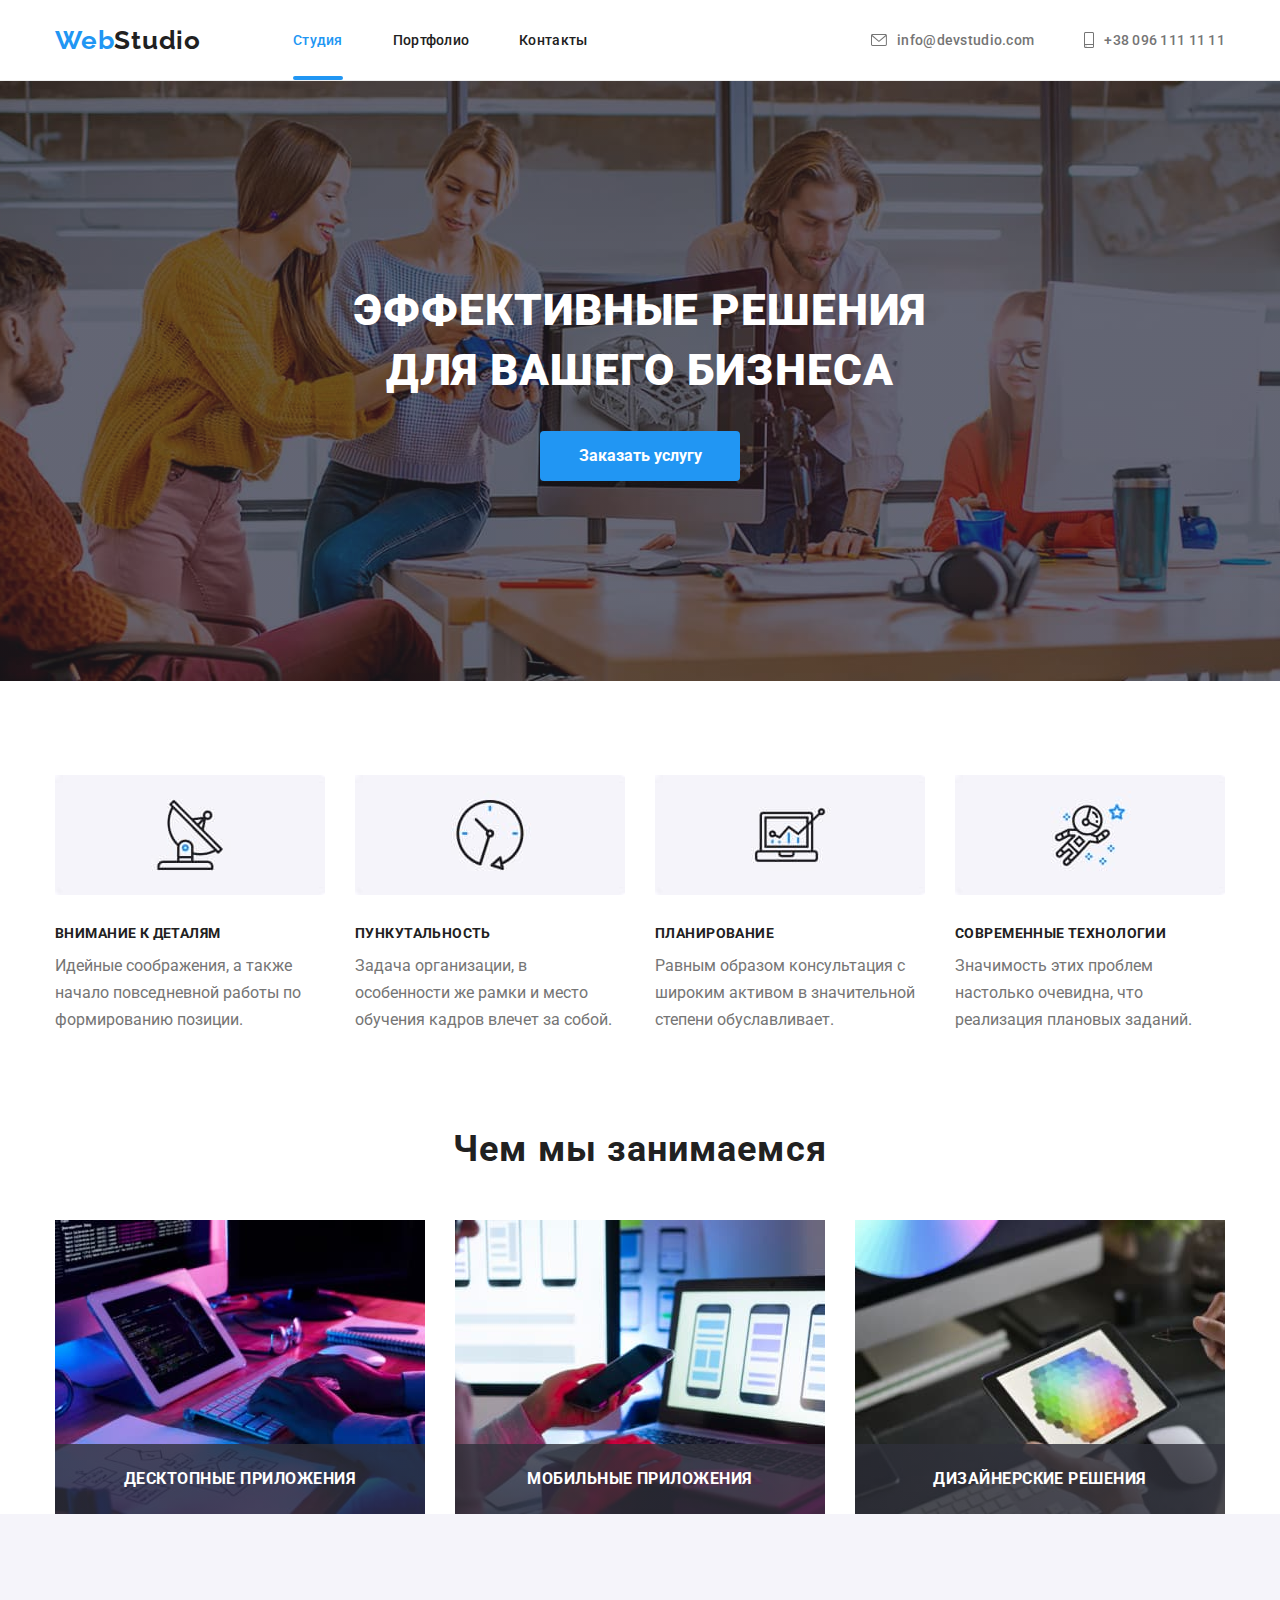
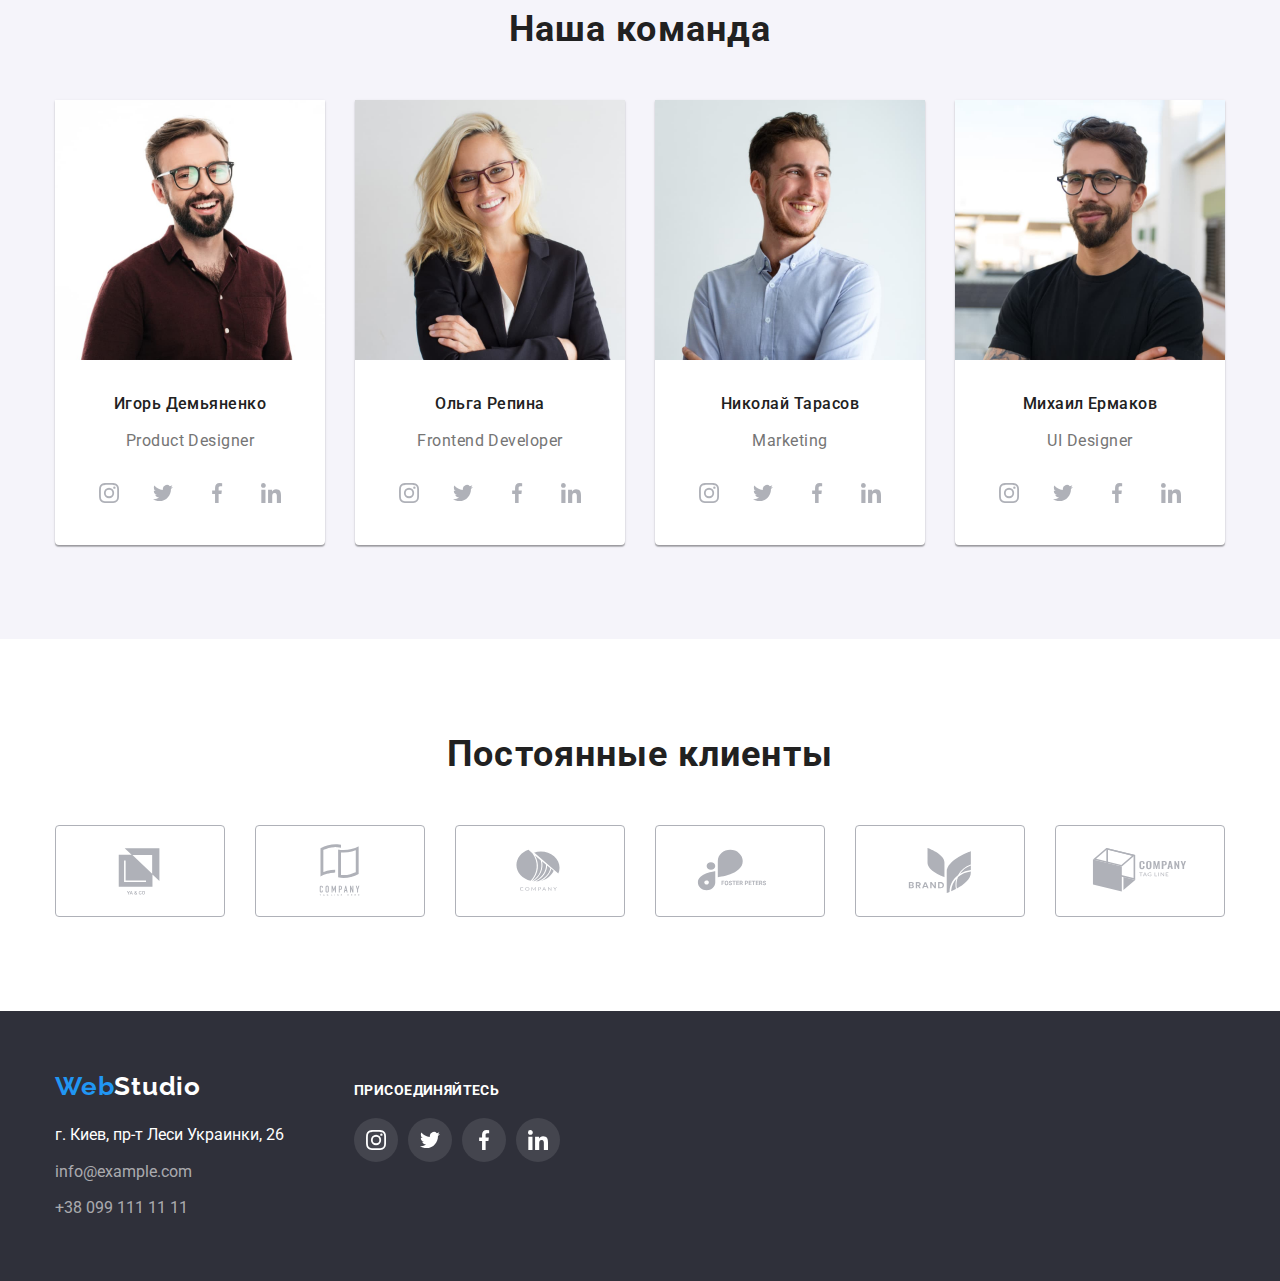
<file: index.html>
<!DOCTYPE html>
<html lang="ru">
  <head>
    <meta charset="UTF-8" />
    <meta http-equiv="X-UA-Compatible" content="IE=edge" />
    <meta name="viewport" content="width=device-width, initial-scale=1.0" />
    <link
      rel="stylesheet"
      href="https://cdnjs.cloudflare.com/ajax/libs/modern-normalize/1.0.0/modern-normalize.min.css"
    />
    <link rel="preconnect" href="https://fonts.gstatic.com" />
    <link
      href="https://fonts.googleapis.com/css2?family=Raleway:wght@700&family=Roboto:wght@400;500;700;900&display=swap"
      rel="stylesheet"
    />
    <link rel="stylesheet" href="css/styles.css" />
    <title>Студия</title>
  </head>
  <body>
    <header class="header">
      <div class="container list">
        <nav class="list">
          <a lang="en" href="index.html" class="icon icon-header"
            ><span class="icon-blue">Web</span>Studio</a
          >
          <ul class="list-nav">
            <li class="link">
              <a href="index.html" class="link-nav-selected link-area">Студия</a>
            </li>
            <li class="link">
              <a href="portfolio.html" class="link-nav link-area">Портфолио</a>
            </li>
            <li class="link">
              <a href="" class="link-nav link-area">Контакты</a>
            </li>
          </ul>
        </nav>
        <ul class="list-address">
          <li class="link">
            <a href="mailto:info@devstudio.com" class="list link-address link-area">
              <svg class="link-mail">
                <use href="./images/icons.svg#icon-envelope"></use>
              </svg>
              info@devstudio.com</a
            >
          </li>
          <li class="link">
            <a href="tel:+380961111111" class="list link-address link-area">
              <svg class="link-phone">
                <use href="./images/icons.svg#icon-smartphone"></use>
              </svg>
              +38 096 111 11 11</a
            >
          </li>
        </ul>
      </div>
    </header>

    <main>
      <section class="hero overlay-hero">
        <div class="container">
          <h1 class="slogan">ЭФФЕКТИВНЫЕ РЕШЕНИЯ ДЛЯ ВАШЕГО БИЗНЕСА</h1>
          <button data-modal-open type="button" class="button">Заказать услугу</button>
        </div>
        <div class="backdrop is-hidden" data-modal>
          <div class="modal">
            <button data-modal-close type="button" class="icon-center modal-close-button">
              <svg class="modal-close-icon">
                <use href="./images/icons.svg#icon-close-button"></use>
              </svg>
            </button>
          </div>
        </div>
      </section>
      <section class="section">
        <div class="container">
          <ul class="list">
            <li class="item-about item-detail">
              <h3 class="text-about sub-title">Внимание к деталям</h3>
              <p class="text-main">
                Идейные соображения, а также начало повседневной работы по формированию позиции.
              </p>
            </li>
            <li class="item-about item-time">
              <h3 class="text-about sub-title">Пункутальность</h3>
              <p class="text-main">
                Задача организации, в особенности же рамки и место обучения кадров влечет за собой.
              </p>
            </li>
            <li class="item-about item-plan">
              <h3 class="text-about sub-title">Планирование</h3>
              <p class="text-main">
                Равным образом консультация с широким активом в значительной степени обуславливает.
              </p>
            </li>
            <li class="item-about item-tech">
              <h3 class="text-about sub-title">Современные технологии</h3>
              <p class="text-main">
                Значимость этих проблем настолько очевидна, что реализация плановых заданий.
              </p>
            </li>
          </ul>
        </div>
      </section>

      <section class="section">
        <div class="container">
          <h2 class="title">Чем мы занимаемся</h2>

          <ul class="list list-img">
            <li class="item-img">
              <img src="images/box1.jpg" alt="Человек пишет код" />
              <div class="img-back">
                <p class="sub-title img-text">Десктопные приложения</p>
              </div>
            </li>
            <li class="item-img">
              <img src="images/box2.jpg" alt="Человек настараивает мультиплатформность" />
              <div class="img-back">
                <p class="sub-title img-text">Мобильные приложения</p>
              </div>
            </li>
            <li class="item-img">
              <img src="images/box3.jpg" alt="Человек выбирает дизайн" />
              <div class="img-back">
                <p class="sub-title img-text">Дизайнерские решения</p>
              </div>
            </li>
          </ul>
        </div>
      </section>

      <section class="section section-team">
        <div class="container">
          <h2 class="title">Наша команда</h2>
          <ul class="list list-team">
            <li class="desc-main">
              <img class="desc-img" src="images/img1.1.jpg" alt="" width="260" />
              <div class="desc-wrap">
                <h3 class="desc-name">Игорь Демьяненко</h3>
                <p class="desc-text">Product Designer</p>
                <ul class="list list-contact">
                  <li class="item-team">
                    <a href="" class="icon-center team-contact">
                      <svg class="decs-contact-icon">
                        <use href="./images/icons.svg#icon-inst"></use>
                      </svg>
                    </a>
                  </li>
                  <li class="item-team">
                    <a href="" class="icon-center team-contact">
                      <svg class="decs-contact-icon">
                        <use href="./images/icons.svg#icon-twit"></use>
                      </svg>
                    </a>
                  </li>
                  <li class="item-team">
                    <a href="" class="icon-center team-contact">
                      <svg class="decs-contact-icon">
                        <use href="./images/icons.svg#icon-fb"></use>
                      </svg>
                    </a>
                  </li>
                  <li class="item-team">
                    <a href="" class="icon-center team-contact">
                      <svg class="decs-contact-icon">
                        <use href="./images/icons.svg#icon-linkdin"></use>
                      </svg>
                    </a>
                  </li>
                </ul>
              </div>
            </li>

            <li class="desc-main">
              <img class="desc-img" src="images/img1.2.jpg" alt="" width="260" />
              <div class="desc-wrap">
                <h3 class="desc-name">Ольга Репина</h3>
                <p class="desc-text">Frontend Developer</p>
                <ul class="list list-contact">
                  <li class="item-team">
                    <a href="" class="icon-center team-contact">
                      <svg class="decs-contact-icon">
                        <use href="./images/icons.svg#icon-inst"></use>
                      </svg>
                    </a>
                  </li>
                  <li class="item-team">
                    <a href="" class="icon-center team-contact">
                      <svg class="decs-contact-icon">
                        <use href="./images/icons.svg#icon-twit"></use>
                      </svg>
                    </a>
                  </li>
                  <li class="item-team">
                    <a href="" class="icon-center team-contact">
                      <svg class="decs-contact-icon">
                        <use href="./images/icons.svg#icon-fb"></use>
                      </svg>
                    </a>
                  </li>
                  <li class="item-team">
                    <a href="" class="icon-center team-contact">
                      <svg class="decs-contact-icon">
                        <use href="./images/icons.svg#icon-linkdin"></use>
                      </svg>
                    </a>
                  </li>
                </ul>
              </div>
            </li>

            <li class="desc-main">
              <img class="desc-img" src="images/img1.3.jpg" alt="" width="260" />
              <div class="desc-wrap">
                <h3 class="desc-name">Николай Тарасов</h3>
                <p class="desc-text">Marketing</p>
                <ul class="list list-contact">
                  <li class="item-team">
                    <a href="" class="icon-center team-contact">
                      <svg class="decs-contact-icon">
                        <use href="./images/icons.svg#icon-inst"></use>
                      </svg>
                    </a>
                  </li>
                  <li class="item-team">
                    <a href="" class="icon-center team-contact">
                      <svg class="decs-contact-icon">
                        <use href="./images/icons.svg#icon-twit"></use>
                      </svg>
                    </a>
                  </li>
                  <li class="item-team">
                    <a href="" class="icon-center team-contact">
                      <svg class="decs-contact-icon">
                        <use href="./images/icons.svg#icon-fb"></use>
                      </svg>
                    </a>
                  </li>
                  <li class="item-team">
                    <a href="" class="icon-center team-contact">
                      <svg class="decs-contact-icon">
                        <use href="./images/icons.svg#icon-linkdin"></use>
                      </svg>
                    </a>
                  </li>
                </ul>
              </div>
            </li>

            <li class="desc-main">
              <img class="desc-img" src="images/img1.4.jpg" alt="" width="260" />
              <div class="desc-wrap">
                <h3 class="desc-name">Михаил Ермаков</h3>
                <p class="desc-text">UI Designer</p>
                <ul class="list list-contact">
                  <li class="item-team">
                    <a href="" class="icon-center team-contact">
                      <svg class="decs-contact-icon">
                        <use href="./images/icons.svg#icon-inst"></use>
                      </svg>
                    </a>
                  </li>
                  <li class="item-team">
                    <a href="" class="icon-center team-contact">
                      <svg class="decs-contact-icon">
                        <use href="./images/icons.svg#icon-twit"></use>
                      </svg>
                    </a>
                  </li>
                  <li class="item-team">
                    <a href="" class="icon-center team-contact">
                      <svg class="decs-contact-icon">
                        <use href="./images/icons.svg#icon-fb"></use>
                      </svg>
                    </a>
                  </li>
                  <li class="item-team">
                    <a href="" class="icon-center team-contact">
                      <svg class="decs-contact-icon">
                        <use href="./images/icons.svg#icon-linkdin"></use>
                      </svg>
                    </a>
                  </li>
                </ul>
              </div>
            </li>
          </ul>
        </div>
      </section>
      <section class="section">
        <div class="container">
          <h2 class="title">Постоянные клиенты</h2>
          <ul class="list">
            <li class="item-client">
              <a href="" class="icon-center link-client">
                <svg class="item-client-icon">
                  <use href="./images/icons.svg#icon-client1"></use>
                </svg>
              </a>
            </li>
            <li class="item-client">
              <a href="" class="icon-center link-client">
                <svg class="item-client-icon">
                  <use href="./images/icons.svg#icon-client2"></use>
                </svg>
              </a>
            </li>
            <li class="item-client">
              <a href="" class="icon-center link-client">
                <svg class="item-client-icon">
                  <use href="./images/icons.svg#icon-client3"></use>
                </svg>
              </a>
            </li>
            <li class="item-client">
              <a href="" class="icon-center link-client">
                <svg class="item-client-icon">
                  <use href="./images/icons.svg#icon-client4"></use>
                </svg>
              </a>
            </li>
            <li class="item-client">
              <a href="" class="icon-center link-client">
                <svg class="item-client-icon">
                  <use href="./images/icons.svg#icon-client5"></use>
                </svg>
              </a>
            </li>
            <li class="item-client">
              <a href="" class="icon-center link-client">
                <svg class="item-client-icon">
                  <use href="./images/icons.svg#icon-client6"></use>
                </svg>
              </a>
            </li>
          </ul>
        </div>
      </section>
    </main>

    <footer class="footer">
      <div class="container list">
        <div>
          <a lang="en" href="index.html" class="icon icon-footer"
            ><span class="icon-blue">Web</span>Studio</a
          >
          <address>
            <ul class="list-footer">
              <li class="footer-main">
                <a href="" class="text-main footer-address">г. Киев, пр-т Леси Украинки, 26</a>
              </li>
              <li class="footer-main">
                <a href="mailto:info@example.com" class="text-main footer-contact"
                  >info@example.com</a
                >
              </li>
              <li class="footer-main">
                <a href="tel:+380991111111" class="text-main footer-contact">+38 099 111 11 11</a>
              </li>
            </ul>
          </address>
        </div>
        <div class="media-footer">
          <h3 class="sub-title sub-title-join">Присоединяйтесь</h3>
          <ul class="list">
            <li class="media-footer-item">
              <a href="" class="icon-center media-footer-link">
                <svg class="media-footer-icon">
                  <use href="./images/icons.svg#icon-inst"></use>
                </svg>
              </a>
            </li>
            <li class="media-footer-item">
              <a href="" class="icon-center media-footer-link">
                <svg class="media-footer-icon">
                  <use href="./images/icons.svg#icon-twit"></use>
                </svg>
              </a>
            </li>
            <li class="media-footer-item">
              <a href="" class="icon-center media-footer-link">
                <svg class="media-footer-icon">
                  <use href="./images/icons.svg#icon-fb"></use>
                </svg>
              </a>
            </li>
            <li class="media-footer-item">
              <a href="" class="icon-center media-footer-link">
                <svg class="media-footer-icon">
                  <use href="./images/icons.svg#icon-linkdin"></use>
                </svg>
              </a>
            </li>
          </ul>
        </div>
      </div>
    </footer>
    <script src="./js/modal.js"></script>
  </body>
</html>
</file>
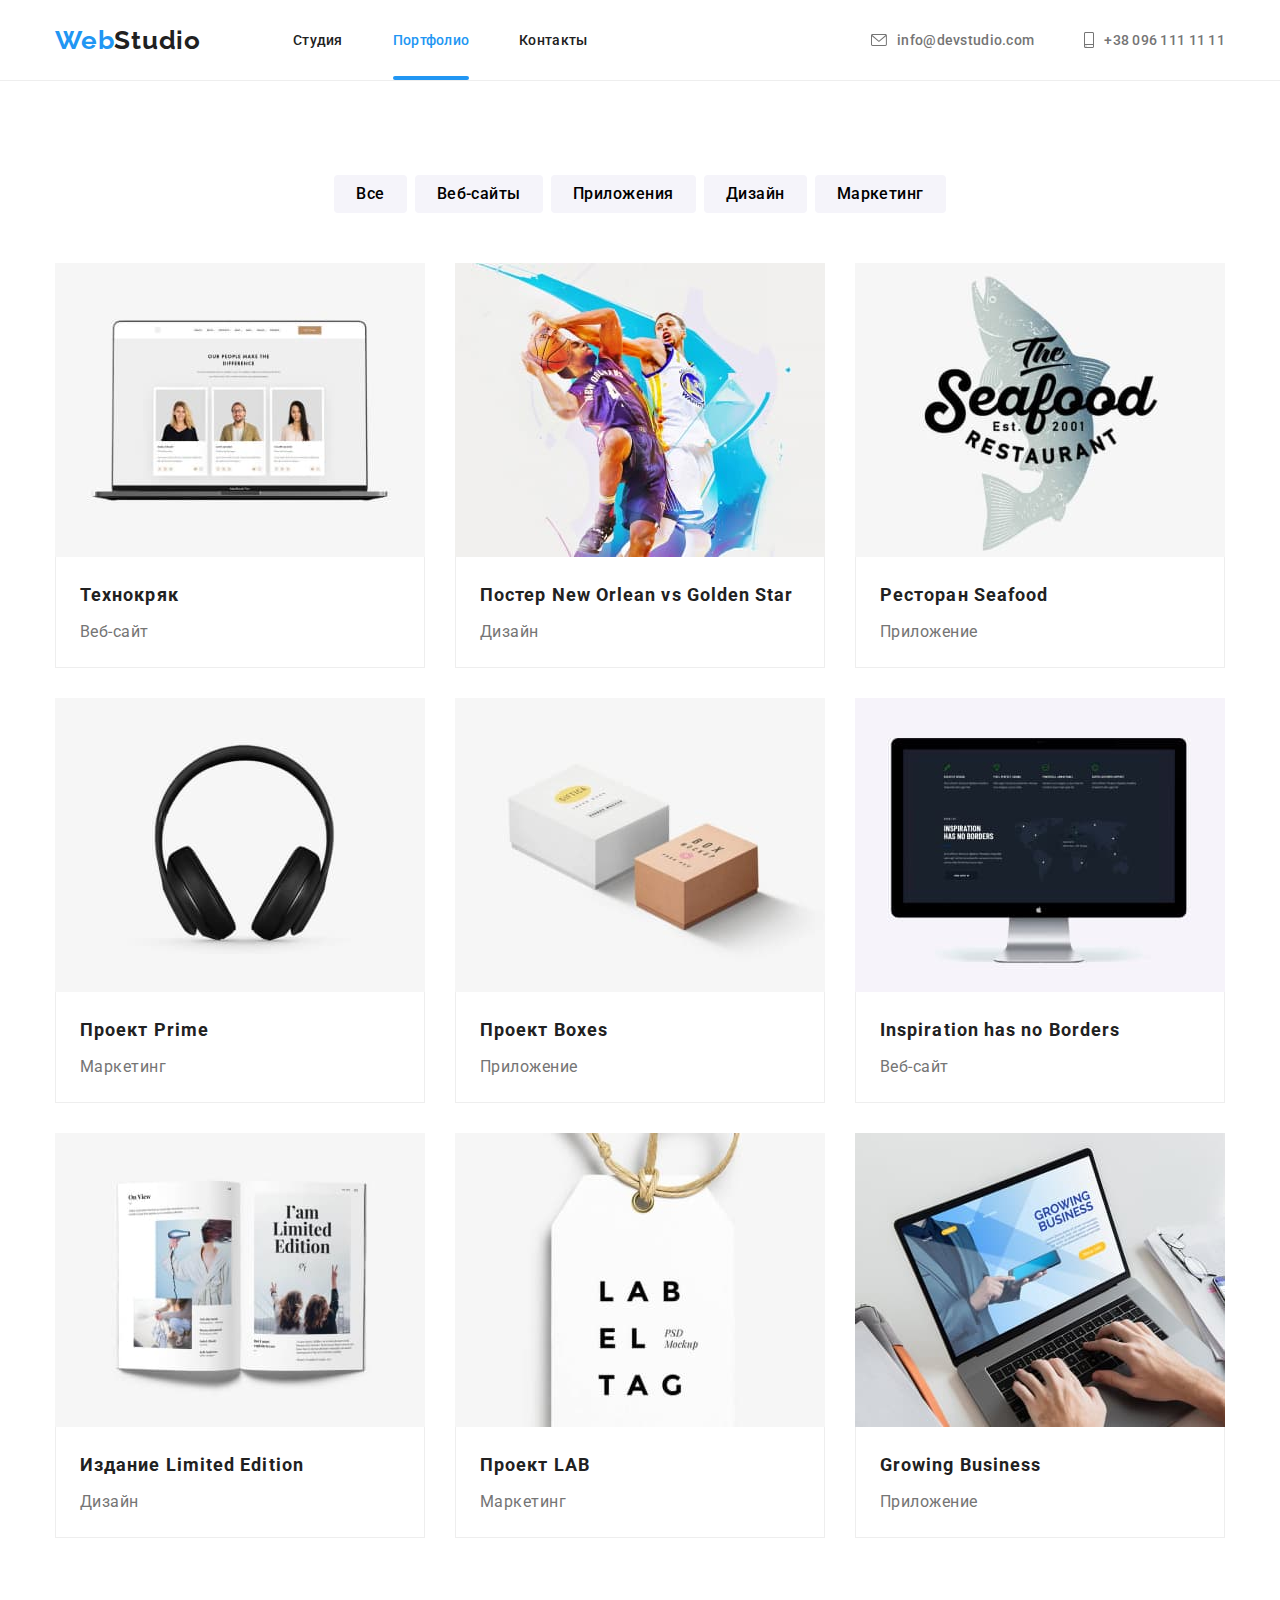
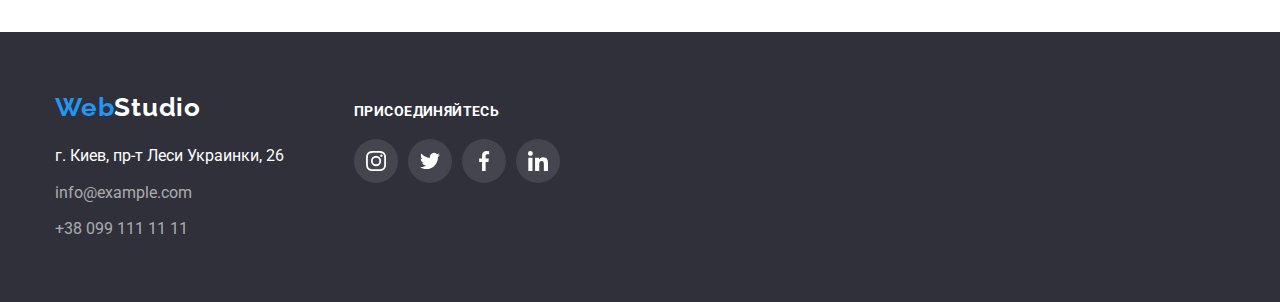
<file: portfolio.html>
<!DOCTYPE html>
<html lang="ru">
  <head>
    <meta charset="UTF-8" />
    <meta http-equiv="X-UA-Compatible" content="IE=edge" />
    <meta name="viewport" content="width=device-width, initial-scale=1.0" />
    <link
      rel="stylesheet"
      href="https://cdnjs.cloudflare.com/ajax/libs/modern-normalize/1.0.0/modern-normalize.min.css"
    />
    <link rel="preconnect" href="https://fonts.gstatic.com" />
    <link
      href="https://fonts.googleapis.com/css2?family=Raleway:wght@700&family=Roboto:wght@400;500;700;900&display=swap"
      rel="stylesheet"
    />
    <link rel="stylesheet" href="css/styles.css" />
    <title>Портфолио</title>
  </head>
  <body>
    <header class="header">
      <div class="container list">
        <nav class="list">
          <a lang="en" href="index.html" class="icon icon-header"
            ><span class="icon-blue">Web</span>Studio</a
          >
          <ul class="list-nav">
            <li class="link">
              <a href="index.html" class="link-nav link-area">Студия</a>
            </li>
            <li class="link">
              <a href="portfolio.html" class="link-nav-selected link-area">Портфолио</a>
            </li>
            <li class="link">
              <a href="" class="link-nav link-area">Контакты</a>
            </li>
          </ul>
        </nav>
        <ul class="list-address">
          <li class="link">
            <a href="mailto:info@devstudio.com" class="list link-address link-area">
              <svg class="link-mail">
                <use href="./images/icons.svg#icon-envelope"></use>
              </svg>
              info@devstudio.com</a
            >
          </li>
          <li class="link">
            <a href="tel:+380961111111" class="list link-address link-area">
              <svg class="link-phone">
                <use href="./images/icons.svg#icon-smartphone"></use>
              </svg>
              +38 096 111 11 11</a
            >
          </li>
        </ul>
      </div>
    </header>

    <main>
      <section class="section">
        <div class="container">
          <ul class="list list-control">
            <li class="control-item"><button type="button" class="control">Все</button></li>
            <li class="control-item"><button type="button" class="control">Веб-сайты</button></li>
            <li class="control-item"><button type="button" class="control">Приложения</button></li>
            <li class="control-item"><button type="button" class="control">Дизайн</button></li>
            <li class="control-item"><button type="button" class="control">Маркетинг</button></li>
          </ul>
          <ul class="work-list">
            <li class="work-item">
              <a href="" class="work-link">
                <div class="work-img">
                  <img src="images/img2.1.jpg" alt="" />
                  <div class="work-overlay">
                    <p class="work-text">
                      Технокряк это современная площадка распространения коронавируса. Компании
                      используют эту платформу для цифрового шпионажа и атак на защищённые сервера
                      конкурентов.
                    </p>
                  </div>
                </div>
                <div class="work-wrap">
                  <h3 class="work-main">Технокряк</h3>
                  <p class="work-desc">Веб-сайт</p>
                </div>
              </a>
            </li>
            <li class="work-item">
              <a href="" class="work-link">
                <div class="work-img">
                  <img src="images/img2.2.jpg" alt="" />
                  <div class="work-overlay">
                    <p class="work-text">
                      Технокряк это современная площадка распространения коронавируса. Компании
                      используют эту платформу для цифрового шпионажа и атак на защищённые сервера
                      конкурентов.
                    </p>
                  </div>
                </div>
                <div class="work-wrap">
                  <h3 class="work-main">Постер New Orlean vs Golden Star</h3>
                  <p class="work-desc">Дизайн</p>
                </div>
              </a>
            </li>
            <li class="work-item">
              <a href="" class="work-link">
                <div class="work-img">
                  <img src="images/img2.3.jpg" alt="" />
                  <div class="work-overlay">
                    <p class="work-text">
                      Технокряк это современная площадка распространения коронавируса. Компании
                      используют эту платформу для цифрового шпионажа и атак на защищённые сервера
                      конкурентов.
                    </p>
                  </div>
                </div>
                <div class="work-wrap">
                  <h3 class="work-main">Ресторан Seafood</h3>
                  <p class="work-desc">Приложение</p>
                </div>
              </a>
            </li>
            <li class="work-item">
              <a href="" class="work-link">
                <div class="work-img">
                  <img src="images/img2.4.jpg" alt="" />
                  <div class="work-overlay">
                    <p class="work-text">
                      Технокряк это современная площадка распространения коронавируса. Компании
                      используют эту платформу для цифрового шпионажа и атак на защищённые сервера
                      конкурентов.
                    </p>
                  </div>
                </div>
                <div class="work-wrap">
                  <h3 class="work-main">Проект Prime</h3>
                  <p class="work-desc">Маркетинг</p>
                </div>
              </a>
            </li>
            <li class="work-item">
              <a href="" class="work-link">
                <div class="work-img">
                  <img src="images/img2.5.jpg" alt="" />
                  <div class="work-overlay">
                    <p class="work-text">
                      Технокряк это современная площадка распространения коронавируса. Компании
                      используют эту платформу для цифрового шпионажа и атак на защищённые сервера
                      конкурентов.
                    </p>
                  </div>
                </div>
                <div class="work-wrap">
                  <h3 class="work-main">Проект Boxes</h3>
                  <p class="work-desc">Приложение</p>
                </div>
              </a>
            </li>
            <li class="work-item">
              <a href="" class="work-link">
                <div class="work-img">
                  <img src="images/img2.6.jpg" alt="" />
                  <div class="work-overlay">
                    <p class="work-text">
                      Технокряк это современная площадка распространения коронавируса. Компании
                      используют эту платформу для цифрового шпионажа и атак на защищённые сервера
                      конкурентов.
                    </p>
                  </div>
                </div>
                <div class="work-wrap">
                  <h3 class="work-main">Inspiration has no Borders</h3>
                  <p class="work-desc">Веб-сайт</p>
                </div>
              </a>
            </li>
            <li class="work-item">
              <a href="" class="work-link">
                <div class="work-img">
                  <img src="images/img2.7.jpg" alt="" />
                  <div class="work-overlay">
                    <p class="work-text">
                      Технокряк это современная площадка распространения коронавируса. Компании
                      используют эту платформу для цифрового шпионажа и атак на защищённые сервера
                      конкурентов.
                    </p>
                  </div>
                </div>
                <div class="work-wrap">
                  <h3 class="work-main">Издание Limited Edition</h3>
                  <p class="work-desc">Дизайн</p>
                </div>
              </a>
            </li>
            <li class="work-item">
              <a href="" class="work-link">
                <div class="work-img">
                  <img src="images/img2.8.jpg" alt="" />
                  <div class="work-overlay">
                    <p class="work-text">
                      Технокряк это современная площадка распространения коронавируса. Компании
                      используют эту платформу для цифрового шпионажа и атак на защищённые сервера
                      конкурентов.
                    </p>
                  </div>
                </div>
                <div class="work-wrap">
                  <h3 class="work-main">Проект LAB</h3>
                  <p class="work-desc">Маркетинг</p>
                </div>
              </a>
            </li>
            <li class="work-item">
              <a href="" class="work-link">
                <div class="work-img">
                  <img src="images/img2.9.jpg" alt="" />
                  <div class="work-overlay">
                    <p class="work-text">
                      Технокряк это современная площадка распространения коронавируса. Компании
                      используют эту платформу для цифрового шпионажа и атак на защищённые сервера
                      конкурентов.
                    </p>
                  </div>
                </div>
                <div class="work-wrap">
                  <h3 class="work-main">Growing Business</h3>
                  <p class="work-desc">Приложение</p>
                </div>
              </a>
            </li>
          </ul>
        </div>
      </section>
    </main>

    <footer class="footer">
      <div class="container list">
        <div>
          <a lang="en" href="index.html" class="icon icon-footer"
            ><span class="icon-blue">Web</span>Studio</a
          >
          <address>
            <ul class="list-footer">
              <li class="footer-main">
                <a href="" class="text-main footer-address">г. Киев, пр-т Леси Украинки, 26</a>
              </li>
              <li class="footer-main">
                <a href="mailto:info@example.com" class="text-main footer-contact"
                  >info@example.com</a
                >
              </li>
              <li class="footer-main">
                <a href="tel:+380991111111" class="text-main footer-contact">+38 099 111 11 11</a>
              </li>
            </ul>
          </address>
        </div>
        <div class="media-footer">
          <h3 class="sub-title sub-title-join">Присоединяйтесь</h3>
          <ul class="list">
            <li class="media-footer-item">
              <a href="" class="icon-center media-footer-link">
                <svg class="media-footer-icon">
                  <use href="./images/icons.svg#icon-inst"></use>
                </svg>
              </a>
            </li>
            <li class="media-footer-item">
              <a href="" class="icon-center media-footer-link">
                <svg class="media-footer-icon">
                  <use href="./images/icons.svg#icon-twit"></use>
                </svg>
              </a>
            </li>
            <li class="media-footer-item">
              <a href="" class="icon-center media-footer-link">
                <svg class="media-footer-icon">
                  <use href="./images/icons.svg#icon-fb"></use>
                </svg>
              </a>
            </li>
            <li class="media-footer-item">
              <a href="" class="icon-center media-footer-link">
                <svg class="media-footer-icon">
                  <use href="./images/icons.svg#icon-linkdin"></use>
                </svg>
              </a>
            </li>
          </ul>
        </div>
      </div>
    </footer>
  </body>
</html>
</file>
<file: css/styles.css>
/* Main styles */

body {
  font-family: 'Roboto', sans-serif;
  color: var(--main-text-color);
}

a {
  text-decoration: none;
  display: inline-block;
}

ul {
  list-style: none;
}

img {
  display: block;
}

/* Main Position */

ul,
ol {
  margin-top: 0;
  margin-bottom: 0;
  padding-left: 0;
}

h1,
h2,
h3,
h4,
h5,
h6,
p {
  margin-top: 0;
  margin-bottom: 0;
}

/* Colors */

:root {
  --main-back-color: #2f303a;
  --secondary-back-color: #f5f4fa;
  --main-text-color: #212121;
  --secondary-text-color: #757575;
  --third-text-color: #ffffff;
  --main-theme-color: #2196f3;
  --main-link-color: rgb(75, 75, 75, 0.6);
  --footer-link-color: rgb(255, 255, 255, 0.6);
  --work-back-color: #eeeeee;
  --overlay-back-color: rgba(47, 48, 58, 0.4);
  --footer-link-back: rgba(255, 255, 255, 0.1);
  --client-border: #afb1b8;
  --hero-button-color: #188ce8;
  --img-back-color: rgba(47, 48, 58, 0.8);
  --work-anim-color: rgba(33, 150, 243, 0.9);
  --backdrop-color: rgba(0, 0, 0, 0.2);
  --close-button-color: rgba(0, 0, 0, 0.1);

  --duration: 250ms;
  --timing-function: cubic-bezier(0.4, 0, 0.2, 1);
}

/* Style Classes */
.container {
  margin-left: auto;
  margin-right: auto;
  width: 1200px;
  padding-left: 15px;
  padding-right: 15px;
}

.icon {
  font-family: 'Raleway', sans-serif;
  font-weight: 700;
  font-size: 26px;
  line-height: 1.17;
  letter-spacing: 0.03em;
  width: 145px;
}

.icon-header {
  color: var(--main-text-color);

  margin-right: 93px;
}

.icon-footer {
  color: var(--third-text-color);

  margin-bottom: 20px;
}

.icon-blue {
  color: var(--main-theme-color);
}

.link-mail {
  width: 16px;
  height: 12px;
  cursor: pointer;

  margin-right: 10px;

  fill: var(--secondary-text-color);

  transition: fill var(--duration) var(--timing-function);
}

.link-phone {
  width: 10px;
  height: 16px;
  cursor: pointer;

  margin-right: 10px;

  fill: var(--secondary-text-color);

  transition: fill var(--duration) var(--timing-function);
}

.link-address:hover .link-mail,
.link-address:focus .link-mail,
.link-address:hover .link-phone,
.link-address:focus .link-phone {
  fill: var(--main-theme-color);
}

.item-about::before {
  display: block;
  content: '';
  height: 120px;
}

.item-detail::before {
  background-image: url(../images/Group1.jpg);
}

.item-time::before {
  background-image: url(../images/Group2.jpg);
}

.item-plan::before {
  background-image: url(../images/Group3.jpg);
}

.item-tech::before {
  background-image: url(../images/Group4.jpg);
}

.icon-center {
  display: flex;
  align-items: center;
  justify-content: center;
}

.footer .container.list {
  display: flex;
  align-items: baseline;
}

.media-footer {
  margin-left: 70px;
}

.sub-title-join {
  font-size: 14px;
  letter-spacing: 0.03em;

  margin-bottom: 20px;

  color: var(--third-text-color);
}

.media-footer-item {
  width: 44px;
  height: 44px;
}

.media-footer-item:not(:last-child) {
  margin-right: 10px;
}

.media-footer-link {
  width: 44px;
  height: 44px;

  background-color: var(--footer-link-back);
  border-radius: 50%;
  background-position: center;
  background-repeat: no-repeat;

  transition: background-color var(--duration) var(--timing-function);
}

.media-footer-link:hover,
.media-footer-link:focus {
  background-color: var(--main-theme-color);
}

.media-footer-icon {
  width: 20px;
  height: 20px;

  fill: var(--third-text-color);
}

.item-client:not(:last-child) {
  margin-right: 30px;
}

.link-client {
  width: 170px;
  height: 92px;
  cursor: pointer;

  border: 1px solid var(--client-border);
  border-radius: 4px;

  transition: border-color var(--duration) var(--timing-function);
}

.item-client-icon {
  width: 106px;
  height: 60px;

  fill: var(--client-border);

  transition: fill var(--duration) var(--timing-function);
}

.link-client:hover,
.link-client:focus {
  border-color: var(--main-theme-color);
}

.link-client:hover .item-client-icon,
.link-client:focus .item-client-icon {
  fill: var(--main-theme-color);
}

.header {
  border-bottom: 1px solid var(--work-back-color);
}

.list {
  display: flex;

  align-items: center;
}

.list-img {
  justify-content: space-between;
}

.list-nav {
  display: flex;
}

.list-address {
  display: flex;

  margin-left: auto;
}

.list-team {
  padding-bottom: 94px;
}

.link {
  font-weight: 500;
  font-size: 14px;
  line-height: 1.17;
  letter-spacing: 0.02em;
}

.list-nav .link + .link {
  margin-left: 50px;
}

.list-address .link + .link {
  margin-left: 50px;
}

.link-area {
  padding-top: 32px;
  padding-bottom: 32px;
}

.link-nav {
  color: var(--main-text-color);

  transition: color var(--duration) var(--timing-function);
}

.link-nav-selected {
  position: relative;
  color: var(--main-theme-color);
}

.link-nav-selected::after {
  display: block;
  content: '';
  width: 100%;
  height: 4px;

  border-bottom-width: 4px;
  border-bottom-style: solid;
  border-bottom-color: var(--main-theme-color);
  border-radius: 2px;

  position: absolute;
  bottom: 0;
}

.link-address {
  color: var(--secondary-text-color);

  transition: color var(--duration) var(--timing-function);
}

.hero {
  max-width: 1600px;
  height: 600px;
  letter-spacing: 0.06em;
  text-align: center;

  background-color: var(--main-back-color);

  padding-top: 200px;
  padding-bottom: 200px;
  margin-left: auto;
  margin-right: auto;
}

.overlay-hero {
  background-image: linear-gradient(to right, var(--overlay-back-color), var(--overlay-back-color)),
    url(../images/back-hero.jpg);

  background-repeat: no-repeat;
  background-position: center;
  background-size: cover;
}

.slogan {
  font-weight: 900;
  font-size: 44px;
  line-height: 1.36;

  color: var(--third-text-color);

  max-width: 600px;
  margin: 0 auto;
  margin-bottom: 30px;
}

.button {
  font-weight: 700;
  font-size: 16px;
  line-height: 1.87;
  cursor: pointer;

  min-width: 200px;
  min-height: 50px;
  padding: 10px, 32px;
  border-radius: 4px;

  border-color: transparent;
  color: var(--third-text-color);
  background-color: var(--main-theme-color);

  transition: background-color var(--duration) var(--timing-function);
}

.button:hover,
.button:focus {
  background-color: var(--hero-button-color);
}

.backdrop {
  position: fixed;
  top: 0;
  left: 0;

  width: 100%;
  height: 100%;

  background-color: var(--backdrop-color);

  transition: background-color var(--duration) var(--timing-function);
}

.backdrop.is-hidden {
  opacity: 0;
  pointer-events: none;
}

.modal {
  z-index: 1000;
  position: absolute;
  top: 50%;
  left: 50%;
  transform: translate(-50%, -50%);

  min-width: 528px;
  min-height: 581px;

  border-radius: 4px;
  box-shadow: 0px 1px 3px rgba(0, 0, 0, 0.12), 0px 1px 1px rgba(0, 0, 0, 0.14),
    0px 2px 1px rgba(0, 0, 0, 0.2);
  background-color: var(--third-text-color);

  transition: background-color var(--duration) var(--timing-function),
    box-shadow var(--duration) var(--timing-function);
}

.modal-close-button {
  position: absolute;
  top: 0;
  right: 0;
  margin-top: 8px;
  margin-right: 8px;
  cursor: pointer;
  padding: 0;

  width: 30px;
  height: 30px;

  border-radius: 50%;
  border-color: var(--close-button-color);
  background-color: var(--third-text-color);
}

.modal-close-icon {
  background-position: center;
  background-repeat: no-repeat;

  width: 18px;
  height: 18px;
  top: 8px;
  right: 8px;

  filter: drop-shadow(0px 4px 4px rgba(0, 0, 0, 0.25));
}

.title {
  font-weight: 700;
  font-size: 36px;
  line-height: 1.17;
  letter-spacing: 0.03em;
  text-align: center;

  margin-bottom: 50px;
}

.section {
  padding-top: 94px;
}

.section:last-child {
  padding-bottom: 94px;
}

.section-team {
  background-color: var(--secondary-back-color);
}

.item-img {
  position: relative;
  width: 370px;
  z-index: -1;
}

.img-back {
  display: flex;
  justify-content: center;
  align-items: center;

  position: absolute;
  bottom: 0;
  width: 370px;
  height: 70px;

  background-image: linear-gradient(to right, var(--img-back-color), var(--img-back-color));
}

.img-text {
  letter-spacing: 0.03em;

  color: var(--third-text-color);
}

.team {
  background-color: var(--secondary-back-color);
}

.text-about {
  font-size: 14px;
  letter-spacing: 0.03em;

  margin-top: 30px;
  margin-bottom: 10px;
}

.sub-title {
  font-weight: 700;
  text-transform: uppercase;
  line-height: 1.17;
}

.item-about {
  width: 270px;
}

.item-about:not(:first-child) {
  margin-left: 30px;
}

.text-main {
  color: var(--secondary-text-color);

  line-height: 1.71;
}

.desc-img {
  display: block;

  width: 270px;
}

.desc-main {
  background-color: var(--third-text-color);

  width: 270px;

  box-shadow: 0px 1px 3px rgba(0, 0, 0, 0.12), 0px 1px 1px rgba(0, 0, 0, 0.14),
    0px 2px 1px rgba(0, 0, 0, 0.2);
  border-radius: 0px 0px 4px 4px;
}

.desc-main:not(:first-child) {
  margin-left: 30px;
}

.desc-wrap {
  padding-top: 30px;
  padding-bottom: 30px;
}

.desc-name {
  font-weight: 500;
  font-size: 16px;
  line-height: 1.71;
  letter-spacing: 0.03em;
  text-align: center;

  margin-bottom: 10px;
}

.desc-text {
  font-size: 16px;
  line-height: 1.71;
  letter-spacing: 0.03em;
  text-align: center;

  margin-bottom: 16px;

  color: var(--secondary-text-color);
}

.list-contact {
  margin-right: 32px;
  margin-left: 32px;
}

.team-contact {
  width: 44px;
  height: 44px;

  border-radius: 50%;
  background-position: center;
  background-repeat: no-repeat;

  transition: background-color var(--duration) var(--timing-function);
}

.decs-contact-icon {
  width: 20px;
  height: 20px;
  cursor: pointer;

  fill: var(--client-border);

  transition: fill var(--duration) var(--timing-function);
}

.team-contact:hover,
.team-contact:focus {
  background-color: var(--main-theme-color);
}

.team-contact:hover .decs-contact-icon,
.team-contact:focus .decs-contact-icon {
  fill: var(--third-text-color);
}

.item-team:not(:last-child) {
  margin-right: 10px;
}

.footer {
  background-color: var(--main-back-color);

  padding-top: 60px;
  padding-bottom: 60px;
}

.list-footer .footer-main + .footer-main {
  margin-top: 9px;
}

.footer-main {
  font-style: normal;
}

.footer-address {
  color: var(--third-text-color);

  transition: color var(--duration) var(--timing-function);
}

.footer-contact {
  color: var(--footer-link-color);
}

.list-control {
  justify-content: center;

  margin-bottom: 50px;
}

.control {
  font-weight: 500;
  font-size: 16px;
  line-height: 1.62;
  letter-spacing: 0.03em;
  background-color: var(--secondary-back-color);
  cursor: pointer;

  padding: 6px 22px;
  border: transparent;
  border-radius: 4px;

  transition: color var(--duration) var(--timing-function),
    background-color var(--duration) var(--timing-function),
    box-shadow var(--duration) var(--timing-function);
}

.control-item:not(:last-child) {
  margin-right: 8px;
}

.control:active,
.control:hover,
.control:focus {
  color: var(--third-text-color);
  background-color: var(--main-theme-color);

  box-shadow: 0px 3px 1px rgba(0, 0, 0, 0.1), 0px 1px 2px rgba(0, 0, 0, 0.08),
    0px 2px 2px rgba(0, 0, 0, 0.12);
}

.work-list {
  display: flex;
  flex-wrap: wrap;

  margin-left: -30px;
  margin-top: -30px;
}

.work-item {
  flex-basis: calc(100% / 3 -30px);

  margin-left: 30px;
  margin-top: 30px;

  cursor: pointer;
}

.work-link {
  transition: box-shadow var(--duration) var(--timing-function);
}

.work-link:hover,
.work-link:focus {
  box-shadow: 0px 1px 1px rgba(0, 0, 0, 0.12), 0px 4px 4px rgba(0, 0, 0, 0.06),
    1px 4px 6px rgba(0, 0, 0, 0.16);
}

.work-img {
  position: relative;
  overflow: hidden;
}

.work-overlay {
  position: absolute;
  width: 370px;
  height: 294px;

  top: 0;
  left: 0;
  transform: translateY(100%);

  background-image: linear-gradient(to right, var(--work-anim-color), var(--work-anim-color));

  transition: transform var(--duration) var(--timing-function);
}

.work-text {
  width: 322px;
  height: 168px;
  position: fixed;
  top: 50%;
  left: 50%;
  transform: translate(-50%, -50%);

  font-size: 18px;
  line-height: 28px;
  letter-spacing: 0.03em;

  color: var(--third-text-color);
}

.work-link:hover .work-overlay,
.work-link:focus .work-overlay {
  transform: translateY(0);
}

.work-wrap {
  border-right-width: 1px;
  border-right-style: solid;
  border-right-color: var(--work-back-color);
  border-left-width: 1px;
  border-left-style: solid;
  border-left-color: var(--work-back-color);
  border-bottom-width: 1px;
  border-bottom-style: solid;
  border-bottom-color: var(--work-back-color);

  padding-top: 20px;
  padding-bottom: 20px;
  padding-left: 24px;
  padding-right: 24px;
}

.work-main {
  font-weight: 700;
  font-size: 18px;
  line-height: 2;
  letter-spacing: 0.06em;

  margin-bottom: 4px;

  color: var(--main-text-color);
}

.work-desc {
  font-weight: normal;
  font-size: 16px;
  line-height: 1.87;
  letter-spacing: 0.03em;

  color: var(--secondary-text-color);
}

.link-nav:hover,
.link-nav:focus,
.link-address:hover,
.link-address:focus,
.footer-address:hover,
.footer-address:focus {
  color: var(--main-theme-color);
}
</file>
